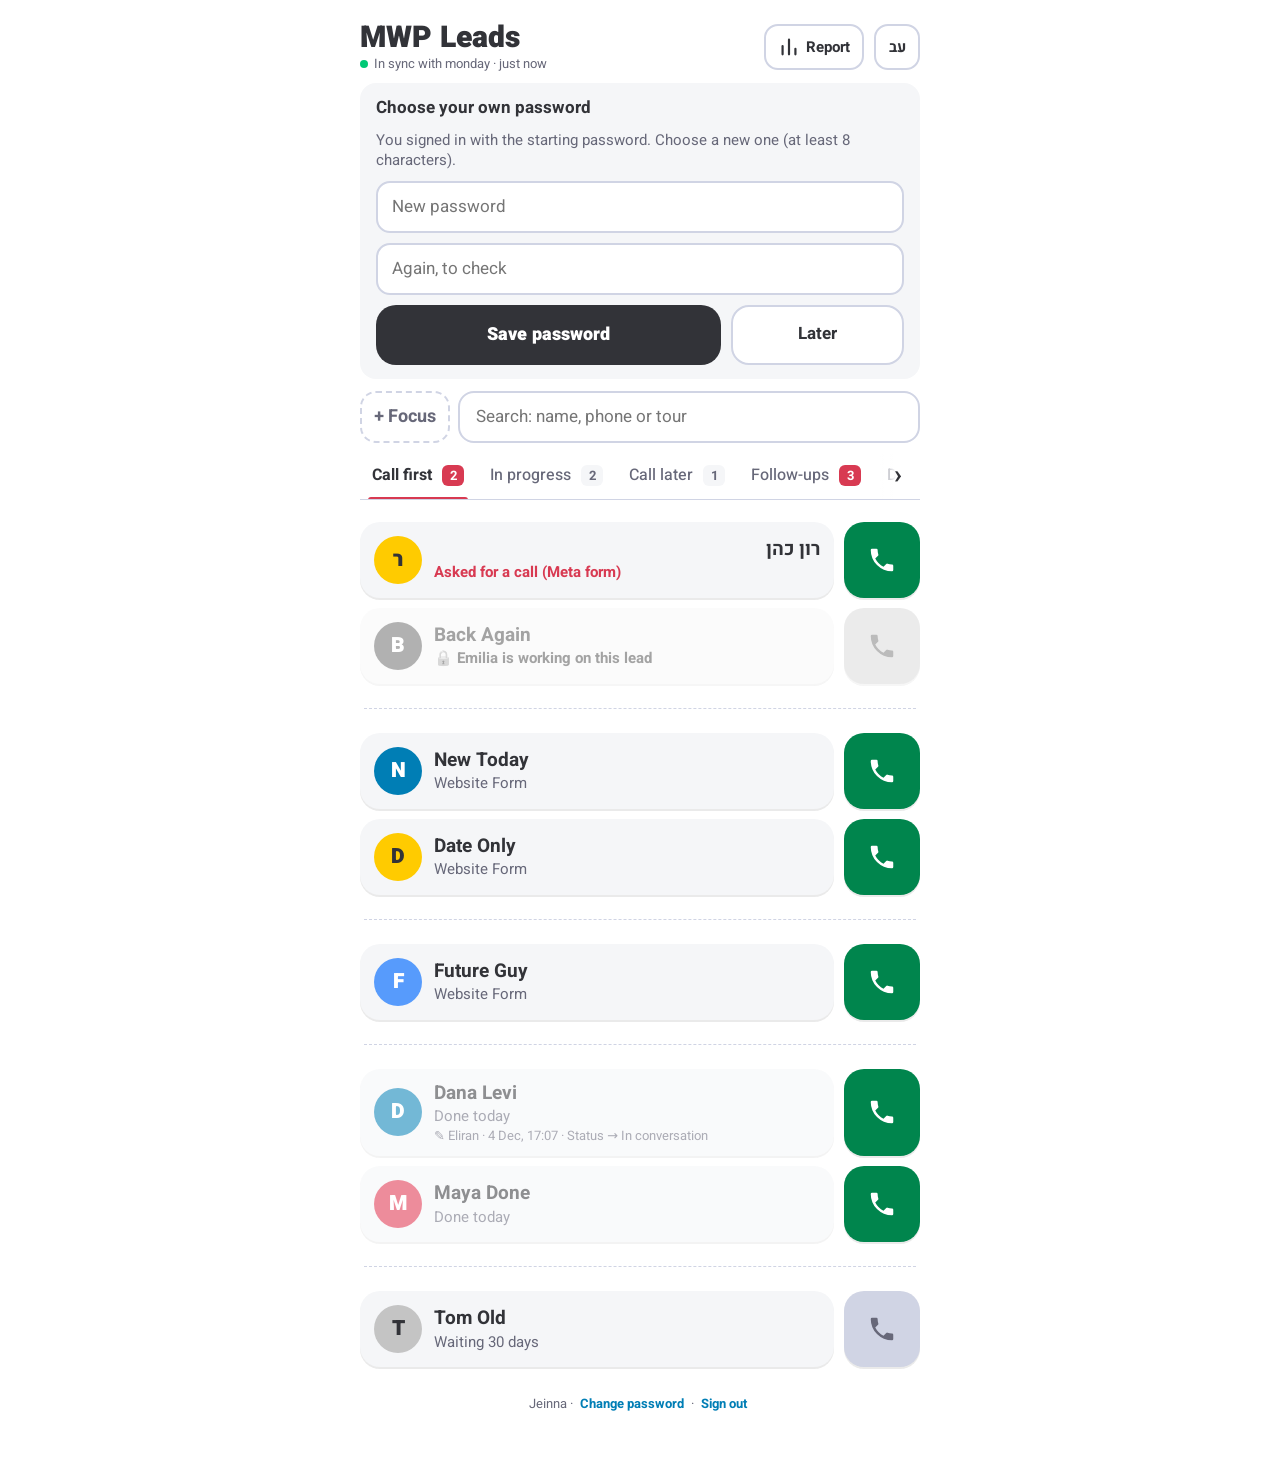
<file: tests/app.html>
<!doctype html>
<html lang="en">
<head>
<meta charset="utf-8">
<meta name="viewport" content="width=device-width,initial-scale=1,viewport-fit=cover">
<meta name="robots" content="noindex,nofollow">
<meta name="referrer" content="no-referrer">
<title>MWP Leads</title>
<link rel="preconnect" href="https://fonts.googleapis.com">
<link rel="stylesheet" href="https://fonts.googleapis.com/css2?family=Heebo:wght@400;500;700;900&display=swap">
<link rel="stylesheet" href="../web/style.css">
</head>
<body>
<div id="app" dir="ltr">
  <div id="signin" class="gut" hidden><div class="col">
    <h1 id="siTtl"></h1>
    <p id="siSub"></p>
    <form id="siForm">
      <input id="siEmail" type="email" autocomplete="username" required>
      <input id="siPass" type="password" autocomplete="current-password" required minlength="8">
      <button class="giant" id="siBtn" type="submit"></button>
    </form>
    <div id="siMsg" class="msg" hidden></div>
  </div></div>
  <div id="home" class="gut" hidden><div class="col">
    <div class="hd">
      <h1><span id="ttl"></span><small><i class="live" id="dot"></i><span id="sync"></span></small></h1>
      <button class="sm rep" id="repBtn" type="button"><svg viewBox="0 0 24 24" fill="none" stroke="currentColor" stroke-width="2.4" stroke-linecap="round" aria-hidden="true"><path d="M5 20V11M12 20V4M19 20v-6"/></svg><span id="repLbl"></span></button>
      <button class="sm" id="lang" type="button"></button>
    </div>
    <div id="banner" class="banner" hidden></div>
    <form id="pwBox" class="pwbox" hidden>
      <b id="pwTtl"></b>
      <span id="pwSub"></span>
      <input id="pw1" type="password" autocomplete="new-password" minlength="8" required>
      <input id="pw2" type="password" autocomplete="new-password" minlength="8" required>
      <div class="pwbtns"><button class="dark" id="pwSave" type="submit"></button><button class="soft" id="pwLater" type="button"></button></div>
      <div id="pwMsg" class="msg" hidden></div>
    </form>
    <div class="toprow">
      <div class="focusbar" id="focusBar" hidden></div>
      <input class="search" id="q" type="search" autocomplete="off">
    </div>
    <div class="tabwrap" id="tabwrap" hidden>
      <button type="button" class="tarr prev" id="tPrev" aria-label="More tabs" hidden></button>
      <div id="tabs" class="tabs" role="tablist"></div>
      <button type="button" class="tarr next" id="tNext" aria-label="More tabs" hidden></button>
      <div class="secpill" id="secPill" aria-hidden="true"></div>
    </div>
    <div class="focushead" id="focusHead" hidden></div>
    <div id="list"><div class="skel"></div><div class="skel"></div><div class="skel"></div><div class="skel"></div></div>
    <button class="later" id="later" type="button" hidden></button>
    <div class="who"><span id="whoName"></span> · <button type="button" id="chpw"></button> · <button type="button" id="signout"></button></div>
  </div></div>
  <div id="report" class="gut" hidden><div class="col" id="repBody"></div></div>
  <div id="lead" class="gut" hidden><div class="col" id="leadBody"></div></div>
  <div class="dlg" id="delDlg" role="dialog" aria-modal="true" aria-labelledby="delTtl" hidden>
    <div class="dlgbox">
      <b id="delTtl"></b>
      <p id="delSub"></p>
      <div class="dlgbtns"><button type="button" class="soft" id="delNo"></button><button type="button" class="danger" id="delYes"></button></div>
    </div>
  </div>
  <div class="dlg" id="focusDlg" role="dialog" aria-modal="true" aria-labelledby="fdTtl" hidden>
    <div class="dlgbox">
      <b id="fdTtl"></b>
      <p id="fdSub"></p>
      <input id="fdName" class="fdin" maxlength="60" autocomplete="off">
      <span class="fdl" id="fdStL"></span>
      <div class="fdst" id="fdSt"></div>
      <span class="fdl" id="fdKwL"></span>
      <textarea id="fdKw" class="fdin" rows="2"></textarea>
      <span class="fdcount" id="fdCount"></span>
      <div id="fdMsg" class="msg bad" hidden></div>
      <div class="dlgbtns"><button type="button" class="soft" id="fdNo"></button><button type="button" class="dark" id="fdSave"></button></div>
    </div>
  </div>
  <div class="dlg" id="callDlg" role="dialog" aria-modal="true" aria-labelledby="cdTtl" hidden>
    <div class="dlgbox">
      <b id="cdTtl"></b>
      <p id="cdSub"></p>
      <div class="cdrow"><input id="cdDate" type="date" class="fdin"><input id="cdTime" type="time" step="900" class="fdin"></div>
      <input id="cdNote" class="fdin" maxlength="500" autocomplete="off">
      <div id="cdMsg" class="msg bad" hidden></div>
      <div class="dlgbtns"><button type="button" class="soft" id="cdNo"></button><button type="button" class="dark" id="cdSave"></button></div>
    </div>
  </div>
  <div class="dlg" id="prevDlg" role="dialog" aria-modal="true" aria-labelledby="pvTtl" hidden>
    <div class="dlgbox pvbox">
      <div class="pv-top"><b id="pvTtl"></b><div class="seg" id="pvLang"></div></div>
      <span class="fdl" id="pvWaH"></span>
      <div class="pv-wa" id="pvWa"></div>
      <div class="pv-btns" id="pvWaBtns"></div>
      <span class="fdl" id="pvMailH"></span>
      <div class="pv-subj" id="pvSubj"></div>
      <div class="pv-mail" id="pvMail"></div>
      <div class="pv-btns" id="pvMailBtns"></div>
      <p class="pv-tip" id="pvTip"></p>
      <button type="button" class="dark" id="pvClose"></button>
    </div>
  </div>
  <div class="toast" id="toast" hidden><div></div></div>
</div>
<script src="mock.js"></script>
<script type="module" src="../web/app.js"></script>
</body>
</html>
</file>
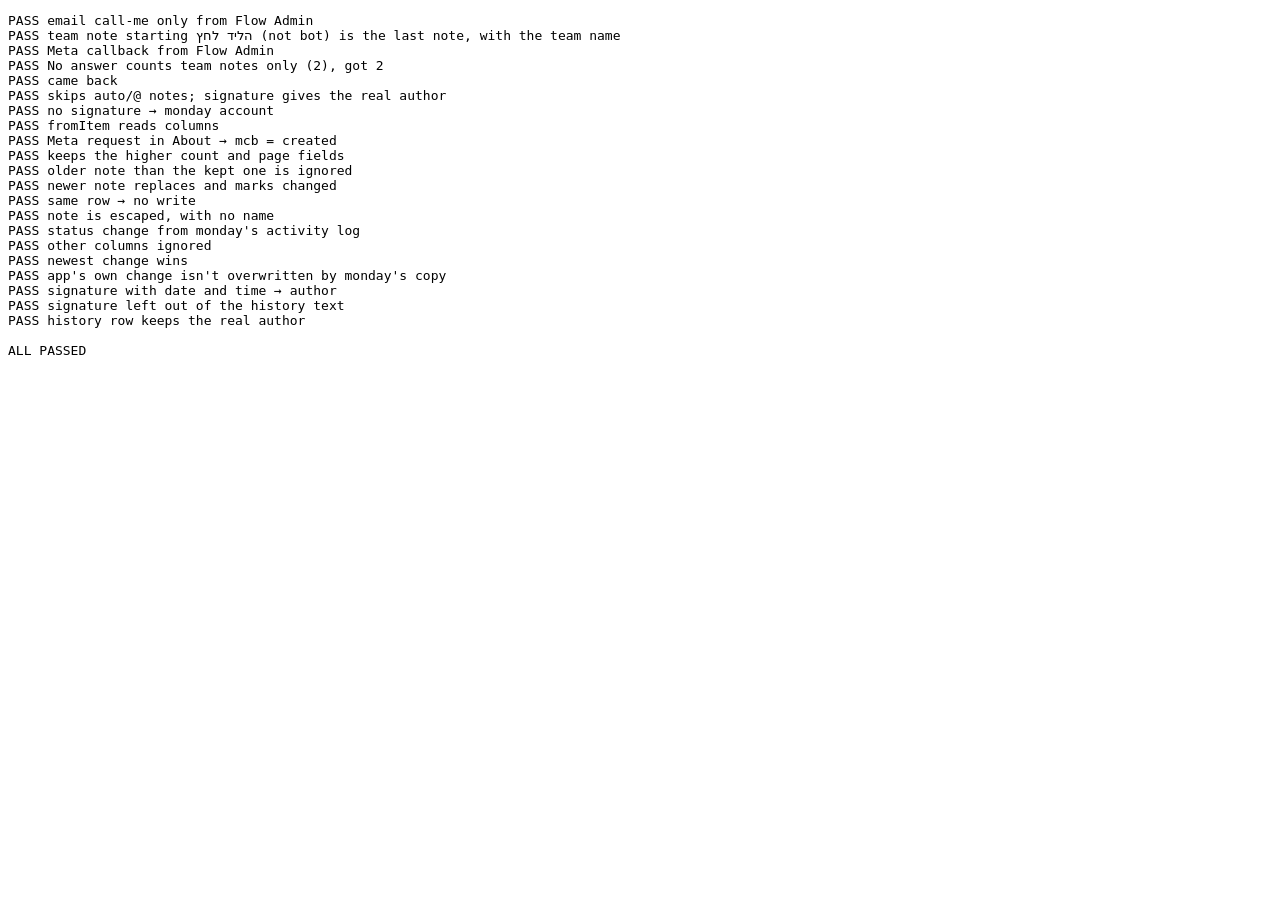
<file: tests/signals.html>
<!doctype html><meta charset="utf-8"><title>signals tests</title>
<pre id="out">running…</pre>
<script type="module">
import { signals, merge, fromItem, differs, noteHtml, noteBy, stamp, statusLog, historyRow, BOT, C } from "../supabase/functions/_shared/signals.js";
const out = [], ok = (c, m) => out.push((c ? "PASS " : "FAIL ") + m);
const T = (d) => new Date(d).toISOString();
const ups = [
  { item_id: 1, text_body: "הליד לחץ על הכפתור", created_at: T("2026-11-09T10:00:00Z"), creator: { id: BOT, name: "Flow Admin" } },
  { item_id: 1, text_body: "הליד לחץ שוב", created_at: T("2026-11-09T09:00:00Z"), creator: { id: "5", name: "Matan Wild" } },
  { item_id: 2, text_body: "ביקש שנחזור בטלפון", created_at: T("2026-11-08T10:00:00Z"), creator: { id: BOT } },
  { item_id: 2, text_body: "No answer", created_at: T("2026-11-08T11:00:00Z"), creator: { id: "7", name: "emilya" } },
  { item_id: 2, text_body: "לא ענה", created_at: T("2026-11-08T12:00:00Z"), creator: { id: "7", name: "emilya" } },
  { item_id: 2, text_body: "No answer", created_at: T("2026-11-08T13:00:00Z"), creator: { id: BOT } },
  { item_id: 3, text_body: "הליד חזר לטופס", created_at: T("2026-11-07T10:00:00Z"), creator: { id: BOT } },
  { item_id: 3, text_body: "נשלח אוטומטית מייל", created_at: T("2026-11-07T11:00:00Z"), creator: { id: "9" } },
  { item_id: 3, text_body: "@Matan look", created_at: T("2026-11-07T12:00:00Z"), creator: { id: "9" } },
  { item_id: 3, text_body: "Spoke with her\n— Eliran", created_at: T("2026-11-06T12:00:00Z"), creator: { id: "9", name: "Jeinna Louise Perez" } },
];
const s = signals(ups);
ok(s[1].cb === Date.parse("2026-11-09T10:00:00Z"), "email call-me only from Flow Admin");
ok(s[1].last && s[1].last.by === "Matan", "team note starting הליד לחץ (not bot) is the last note, with the team name");
ok(s[2].m === Date.parse("2026-11-08T10:00:00Z"), "Meta callback from Flow Admin");
ok(s[2].na === 2, "No answer counts team notes only (2), got " + s[2].na);
ok(s[3].ret === Date.parse("2026-11-07T10:00:00Z"), "came back");
ok(s[3].last.t.startsWith("Spoke") && s[3].last.by === "Eliran", "skips auto/@ notes; signature gives the real author");
ok(noteBy("hello", "X") === "X", "no signature → monday account");
const it = { id: 42, name: "Dana", created_at: "2026-11-01T08:00:00Z", column_values: [{ id: C.status, text: "New Lead" }, { id: C.phone, text: "0501234567" }, { id: C.about, text: "Can we call you?: Yes" }, { id: C.fuDate, text: "2026-11-12" }] };
const d = fromItem(it);
ok(d.id === "42" && d.status === "New Lead" && d.fu_date === "2026-11-12", "fromItem reads columns");
merge(d, null, undefined);
ok(d.mcb === d.created, "Meta request in About → mcb = created");
const prev = { ...d, na: 4, last_t: "old", last_at: 100000, last_by: "A", st_at: 77, touch: 88 };
const d2 = merge(fromItem(it), prev, { na: 1, last: { t: "new", at: 90000, by: "B" } });
ok(d2.na === 4 && d2.st_at === 77 && d2.touch === 88, "keeps the higher count and page fields");
ok(d2.last_t === "old", "older note than the kept one is ignored");
const d3 = merge(fromItem(it), prev, { last: { t: "newer", at: 200000, by: "B" } });
ok(d3.last_t === "newer" && differs(prev, d3), "newer note replaces and marks changed");
ok(!differs(d3, { ...d3 }), "same row → no write");
ok(noteHtml("a<b\nc") === "<p>a&lt;b<br>c</p>", "note is escaped, with no name");
const sl = statusLog({ data: JSON.stringify({ column_id: C.status, pulse_id: 99, value: { label: { text: "Won" } }, previous_value: { label: { text: "Offer sent" } } }), created_at: "17947000000000000", user_id: 5 });
ok(sl && sl.lead_id === "99" && sl.to === "Won" && sl.from === "Offer sent" && sl.at === 1794700000000, "status change from monday's activity log");
ok(statusLog({ data: JSON.stringify({ column_id: "other", pulse_id: 1 }), created_at: "1" }) === null, "other columns ignored");
const st1 = stamp({ changed_by: "Emilia", changed_at: 1000000 }, { last: { by: "Matan Wild", at: 2000000, t: "hi" } }, [{ by: "Eliran", at: 3000000, to: "Won" }]);
ok(st1.changed_by === "Eliran" && st1.changed_what === "Status → Won", "newest change wins");
const st2 = stamp({ changed_by: "Emilia", changed_at: 1000000 }, { last: { by: "Matan Wild", at: 1003000, t: "No answer" } }, []);
ok(st2.changed_by === "Emilia", "app's own change isn't overwritten by monday's copy");
ok(noteBy("Called\n— Eliran · 10.11.2026 14:32", "Jeinna Louise") === "Eliran", "signature with date and time → author");
ok(historyRow({ id: 8, item_id: 3, text_body: "Called\n— Eliran · 10.11.2026 14:32", created_at: "2026-11-10T12:32:00Z", creator: { id: "9", name: "X" } }).text === "Called", "signature left out of the history text");
const hr = historyRow({ id: 7, item_id: 3, text_body: "Spoke\n— Eliran", created_at: "2026-11-06T12:00:00Z", creator: { id: "9", name: "Matan Wild" } });
ok(hr.by === "Eliran" && hr.lead_id === "3" && hr.kind === "note", "history row keeps the real author");
document.getElementById("out").textContent = out.join("\n") + "\n\n" + (out.some((x) => x.startsWith("FAIL")) ? "SOME FAILED" : "ALL PASSED");
</script>
</file>
<file: web/style.css>
/* Copied from Matan's MWP Leads page, unchanged, then the sign-in screen at the end. */
/* Layout: two screens. Screen 1 is a plain list of names, each with one round Call button. Screen 2 is one lead: a giant Call button, a note box and a grid of big coloured answer buttons. */
:root{
  color-scheme:light;
  --bg:#FFFFFF; --card:#F5F6F8; --fg:#323338; --muted:#676879; --line:#D0D4E4;
  --call:#00854D; --call-fg:#FFFFFF; --hot:#D83A52; --ink:#323338; --ink-fg:#FFFFFF;
  /* status colours are the monday Leads board's own label colours */
  --c-new:#007EB5; --c-talk:#FFCB00; --c-qual:#DF2F4A; --c-offer:#BB3354; --c-commit:#FF007F; --c-won:#00C875; --c-future:#579BFC; --c-lost:#7F5347; --c-na:#C4C4C4;
  --on-dark:#323338;
  --shadow:0 2px 0 rgba(50,51,56,.10);
  --f:"Heebo",system-ui,-apple-system,"Segoe UI",Arial,sans-serif;
}

*{box-sizing:border-box}
html,body{height:100%}
body{background:var(--bg);color:var(--fg);font-family:var(--f);font-size:17px;line-height:1.35}
button,input,textarea{font:inherit;color:inherit}
button{cursor:pointer}
:focus-visible{outline:3px solid var(--c-new);outline-offset:2px}
.gut{padding-left:max(16px,env(safe-area-inset-left,0px));padding-right:max(16px,env(safe-area-inset-right,0px))}
.col{max-width:560px;margin:0 auto}
.st-new{--sx:var(--c-new)}.st-talk{--sx:var(--c-talk);--on:var(--on-dark)}.st-qual{--sx:var(--c-qual)}.st-offer{--sx:var(--c-offer)}.st-commit{--sx:var(--c-commit)}.st-won{--sx:var(--c-won);--on:var(--on-dark)}.st-future{--sx:var(--c-future)}.st-lost{--sx:var(--c-lost)}.st-na{--sx:var(--c-na);--on:var(--on-dark)}

/* list screen */
#home{padding-block:14px 60px}
.hd{display:flex;align-items:center;gap:10px;margin-bottom:12px}
.hd h1{margin:0;font-size:30px;font-weight:900;flex:1 1 auto;min-width:0;line-height:1.1}
.hd h1 small{display:block;font-size:13px;font-weight:400;color:var(--muted);margin-top:2px}
.live{display:inline-block;width:8px;height:8px;border-radius:50%;background:var(--c-na);margin-inline-end:6px}
.live.on{background:var(--c-won)}.live.busy{background:var(--c-talk)}.live.err{background:var(--c-lost)}
.sm{flex:none;min-width:46px;height:46px;border-radius:14px;border:2px solid var(--line);background:var(--bg);font-weight:700;font-size:15px;display:grid;place-items:center;padding:0 10px}
.sm svg{width:22px;height:22px}
.sm.spin svg{animation:rot .9s linear infinite}
@keyframes rot{to{transform:rotate(360deg)}}
.search{width:100%;height:52px;border-radius:16px;border:2px solid var(--line);background:var(--bg);padding:0 16px;font-size:17px}
.banner{border-radius:16px;padding:14px 16px;margin-bottom:12px;font-size:16px;font-weight:500;background:var(--card);border:2px solid var(--hot);color:var(--hot);display:flex;gap:10px;align-items:center;flex-wrap:wrap}
.banner.info{border-color:var(--c-new);color:var(--c-new)}
.banner button{margin-inline-start:auto;border:2px solid currentColor;background:transparent;color:inherit;border-radius:999px;min-height:40px;padding:0 16px;font-weight:700}
.sec{margin:20px 4px 8px;font-size:19px;font-weight:900}
.sec.hot{color:var(--hot)}
.sec span{font-weight:500;color:var(--muted);font-size:16px}
#list{display:flex;flex-direction:column;gap:10px}
.row{display:flex;align-items:stretch;gap:10px}
.row .open{flex:1 1 auto;min-width:0;display:flex;align-items:center;gap:12px;text-align:start;border:none;background:var(--card);border-radius:20px;padding:12px 14px;min-height:76px;box-shadow:var(--shadow)}
.row .open:active,.row .ring:active,.big:active,.giant:active{transform:translateY(2px);box-shadow:none}
.av{flex:none;width:48px;height:48px;border-radius:50%;background:var(--sx);color:var(--on,#fff);display:grid;place-items:center;font-weight:900;font-size:21px}
.txt{min-width:0;flex:1 1 auto;display:flex;flex-direction:column}
.txt b{font-size:19px;font-weight:700;white-space:nowrap;overflow:hidden;text-overflow:ellipsis;unicode-bidi:plaintext;text-align:start}
.txt small{font-size:15px;color:var(--muted);white-space:nowrap;overflow:hidden;text-overflow:ellipsis;unicode-bidi:plaintext;text-align:start}
.row.hot .txt small{color:var(--hot);font-weight:700}
.row.done .open{opacity:.55}
.row .ring{flex:none;width:76px;border-radius:20px;background:var(--call);color:var(--call-fg);display:grid;place-items:center;text-decoration:none;box-shadow:var(--shadow)}
.row .ring svg{width:30px;height:30px}
.row .ring.off{background:var(--line);color:var(--muted)}
.later{width:100%;min-height:56px;border-radius:18px;border:2px dashed var(--line);background:transparent;font-weight:700;color:var(--muted);margin-top:18px}
.empty{background:var(--card);border-radius:20px;padding:30px 20px;text-align:center;color:var(--muted);font-size:18px}
.skel{height:76px;border-radius:20px;background:var(--card);opacity:.6}

/* lead screen */
#lead{position:fixed;inset:0;z-index:5;background:var(--bg);overflow-y:auto;padding-top:calc(10px + env(safe-area-inset-top,0px));padding-bottom:calc(30px + env(safe-area-inset-bottom,0px))}
#lead .col{display:flex;flex-direction:column;gap:12px}
.back{align-self:flex-start;min-height:48px;border-radius:14px;border:2px solid var(--line);background:var(--bg);font-weight:700;padding:0 18px}
.name{margin:6px 0 0;font-size:32px;font-weight:900;line-height:1.12;overflow-wrap:anywhere;unicode-bidi:plaintext;text-align:start}
.about{font-size:18px;color:var(--muted);overflow-wrap:anywhere;unicode-bidi:plaintext;text-align:start}
.flag{font-size:18px;font-weight:700;color:var(--hot)}
.giant{min-height:84px;border-radius:24px;background:var(--call);color:var(--call-fg);font-size:26px;font-weight:900;display:flex;align-items:center;justify-content:center;gap:12px;text-decoration:none;box-shadow:var(--shadow);text-align:center;padding:8px 12px;border:none}
.giant svg{width:30px;height:30px;flex:none}
.giant small{display:block;font-size:16px;font-weight:500;direction:ltr;unicode-bidi:isolate}
.giant.off{background:var(--line);color:var(--muted)}
.two{display:grid;grid-template-columns:repeat(2,minmax(0,1fr));gap:10px}
.soft{min-height:56px;border-radius:18px;border:2px solid var(--line);background:var(--bg);font-weight:700;font-size:17px;display:flex;align-items:center;justify-content:center;text-decoration:none;color:var(--fg);padding:0 8px;text-align:center}
.lastn{background:var(--card);border-radius:16px;padding:12px 14px;font-size:16px;white-space:pre-wrap;overflow-wrap:anywhere;unicode-bidi:plaintext;text-align:start}
.lastn small{display:block;color:var(--muted);font-size:13.5px}
#lead textarea{width:100%;min-height:92px;border-radius:18px;border:2px solid var(--line);background:var(--bg);padding:14px 16px;font-size:18px;resize:vertical}
.q{margin:8px 0 0;font-size:22px;font-weight:900}
.big{min-height:68px;border-radius:20px;border:4px solid transparent;background:var(--sx);color:var(--on,#fff);font-weight:900;font-size:19px;padding:4px 8px;box-shadow:var(--shadow)}
.big.wide{grid-column:1/-1}
.big.cur{border-color:var(--fg)}
.big:disabled,.dark:disabled{opacity:.5}
.dark{min-height:60px;border-radius:20px;border:none;background:var(--ink);color:var(--ink-fg);font-weight:900;font-size:18px}
.mon{align-self:center;color:var(--muted);font-size:15px;padding:10px}
.toast{position:fixed;left:0;right:0;bottom:calc(18px + env(safe-area-inset-bottom,0px));display:flex;justify-content:center;pointer-events:none;z-index:20;padding-left:max(16px,env(safe-area-inset-left,0px));padding-right:max(16px,env(safe-area-inset-right,0px))}
.toast div{background:var(--ink);color:var(--ink-fg);border-radius:999px;padding:14px 22px;font-weight:700;font-size:17px;max-width:100%}
.toast div.bad{background:var(--c-lost);color:#fff}
@media (prefers-reduced-motion:reduce){*{animation:none!important;transition:none!important}}

/* sign-in screen (new: the page now lives outside Claude) */
#signin{padding-block:40px 60px}
#signin h1{margin:0 0 6px;font-size:30px;font-weight:900}
#signin p{color:var(--muted);margin:0 0 18px}
#signin form{display:flex;flex-direction:column;gap:12px}
#signin input{height:56px;border-radius:16px;border:2px solid var(--line);padding:0 16px;font-size:18px;background:var(--bg)}
#signin .msg{background:var(--card);border-radius:16px;padding:14px 16px;font-size:16px}
#signin .msg.bad{color:var(--hot)}
.who{font-size:13px;color:var(--muted);text-align:center;margin-top:24px}
.who button{border:none;background:none;color:var(--c-new);font-weight:700;padding:4px}

/* who changed it and when; leads someone else has open (new) */
.txt small.stamp{font-size:13px;color:var(--muted);font-weight:400}
.row.locked .open,.row.locked .ring{opacity:.45;filter:grayscale(1)}
.row.locked .txt small{color:var(--fg);font-weight:700}
.stampbig{font-size:15px;color:var(--muted)}
.hist{display:flex;flex-direction:column;gap:8px}
.hi{background:var(--card);border-radius:14px;padding:10px 12px;font-size:15px;overflow-wrap:anywhere}
.hi .ht{white-space:pre-wrap;unicode-bidi:plaintext;text-align:start}
.hi small{display:block;color:var(--muted);font-size:13px;margin-top:4px}
.hi.bot{opacity:.7}
.hi.muted{color:var(--muted)}

/* hidden things stay hidden (Matan's page got this from Claude's frame; without it the empty warning bar and toast showed) */
[hidden]{display:none!important}

/* Back stays at the top while the lead screen scrolls */
/* Close floats at the top while the lead scrolls: small, solid, so it covers as little as possible */
#lead .back{position:sticky;top:8px;z-index:3;min-height:38px;padding:0 14px;font-size:15px;border-radius:999px;border:1.5px solid var(--line);background:var(--bg);box-shadow:0 2px 10px rgba(50,51,56,.18);margin-bottom:-4px}

/* Sign in with Google */
#signin .giant.google{background:#fff;color:var(--fg);border:2px solid var(--line);font-size:21px;width:100%}
#signin .giant.google svg{width:26px;height:26px}
#signin .or{text-align:center;color:var(--muted);font-size:15px;margin:2px 0 -2px}

/* choose your own password */
.pwbox{background:var(--card);border-radius:16px;padding:14px 16px;margin-bottom:12px;display:flex;flex-direction:column;gap:10px}
.pwbox span{color:var(--muted);font-size:15px}
.pwbox input{height:52px;border-radius:14px;border:2px solid var(--line);padding:0 14px;font-size:17px;background:var(--bg)}
.pwbtns{display:grid;grid-template-columns:2fr 1fr;gap:10px}
.pwbox .msg{border-radius:12px;padding:10px 12px;font-size:15px;background:var(--bg)}
.pwbox .msg.bad{color:var(--hot)}
#signin input + input{margin-top:0}
.row.flash .open{outline:3px solid var(--c-new);outline-offset:2px}

/* sections as tabs: plain text, the chosen one underlined (tap to switch instead of scrolling) */
.tabwrap{position:sticky;top:0;z-index:2;margin:10px 0 12px;background:var(--bg)}
.tabs{display:flex;gap:2px;overflow-x:auto;background:var(--bg);border-bottom:1px solid var(--line);scrollbar-width:none;-webkit-overflow-scrolling:touch;scroll-snap-type:x proximity}
.tab{scroll-snap-align:start}
.tarr{position:absolute;top:0;bottom:1px;width:44px;border:none;font-size:26px;font-weight:700;color:var(--fg);z-index:1;padding:0}
.tarr.next{inset-inline-end:0;background:linear-gradient(to left,var(--bg) 55%,transparent)}
.tarr.prev{inset-inline-start:0;background:linear-gradient(to right,var(--bg) 55%,transparent)}
[dir="rtl"] .tarr.next{background:linear-gradient(to right,var(--bg) 55%,transparent)}
[dir="rtl"] .tarr.prev{background:linear-gradient(to left,var(--bg) 55%,transparent)}
#list .sec{scroll-margin-top:70px}
.tabs::-webkit-scrollbar{display:none}
.tab{flex:none;position:relative;min-height:46px;border:none;background:none;padding:0 12px;font-weight:500;font-size:16px;white-space:nowrap;color:var(--muted)}
.tab span{display:inline-block;min-width:22px;margin-inline-start:6px;padding:1px 7px;border-radius:6px;background:var(--card);color:var(--muted);font-size:13px;font-weight:700;line-height:1.5}
.tab:hover{color:var(--fg)}
.tab.on{color:var(--fg);font-weight:700}
.tab.on::after{content:"";position:absolute;left:8px;right:8px;bottom:-1px;height:3px;border-radius:3px 3px 0 0;background:var(--ink)}
.tab.on span{background:var(--ink);color:var(--ink-fg)}
.tab.hot span{background:#FBE3E7;color:var(--hot)}
.tab.hot.on span{background:var(--hot);color:#fff}
.tab.hot.on::after{background:var(--hot)}
/* section starts under the tabs: a thin line instead of a second heading */
#list .sec.divider{margin:14px 4px;height:0;border-top:1px dashed var(--line);font-size:0}
#list .sec.divider.first{margin:0;border:none}
.sr{position:absolute;width:1px;height:1px;overflow:hidden;clip:rect(0 0 0 0);white-space:nowrap}
/* the floating section label while scrolling */
.secpill{position:absolute;top:calc(100% + 8px);left:50%;transform:translateX(-50%) translateY(-4px);background:var(--ink);color:var(--ink-fg);border-radius:999px;padding:6px 14px;font-size:14px;font-weight:700;white-space:nowrap;pointer-events:none;opacity:0;transition:opacity .2s,transform .2s;box-shadow:0 4px 14px rgba(50,51,56,.25)}
.secpill.on{opacity:1;transform:translateX(-50%) translateY(0)}

/* delete: a small trash button in the bottom corner of an open lead, then "Are you sure?" */
.leadfoot{display:flex;align-items:center;justify-content:space-between;gap:10px}
.leadfoot .mon{align-self:center}
.trash{flex:none;width:40px;height:40px;border:none;background:none;color:var(--hot);display:grid;place-items:center;padding:0;border-radius:8px}
.trash svg{width:18px;height:18px}
.trash:hover{opacity:.75}
.dlg{position:fixed;inset:0;z-index:30;background:rgba(50,51,56,.45);display:grid;place-items:center;padding:16px}
.dlgbox{background:var(--bg);border-radius:20px;padding:20px;max-width:380px;width:100%;display:flex;flex-direction:column;gap:10px;box-shadow:0 10px 30px rgba(0,0,0,.25)}
.dlgbox b{font-size:20px;font-weight:900;overflow-wrap:anywhere;unicode-bidi:plaintext}
.dlgbox p{margin:0;color:var(--muted);font-size:15px}
.dlgbtns{display:grid;grid-template-columns:1fr 1fr;gap:10px;margin-top:6px}
.danger{min-height:52px;border-radius:16px;border:none;background:var(--hot);color:#fff;font-weight:900;font-size:16px}
.danger:disabled{opacity:.6}

/* Focus: a private, temporary view of chosen leads */
.toprow{display:flex;gap:8px;align-items:center}
.toprow .search{flex:1 1 auto;min-width:130px}
.focusbar{display:flex;gap:6px;overflow-x:auto;flex:0 0 auto;max-width:58%;scrollbar-width:none}
.focusbar::-webkit-scrollbar{display:none}
.fchip{flex:none;height:52px;border-radius:16px;border:2px solid var(--line);background:var(--bg);padding:0 12px;font-weight:700;font-size:14px;color:var(--fg);white-space:nowrap}
.fchip{display:flex;align-items:center;gap:6px;max-width:150px}
.fchip i{font-style:normal;overflow:hidden;text-overflow:ellipsis;white-space:nowrap;min-width:0}
.fchip span{flex:none;font-weight:500;color:var(--muted)}
.fchip.add{min-width:52px;justify-content:center;font-size:18px}
.fchip.add{border-style:dashed;color:var(--muted)}
.focushead{position:sticky;top:0;z-index:2;background:var(--bg);padding:10px 0 12px;border-bottom:1px solid var(--line);margin:10px 0 12px;display:flex;flex-direction:column;gap:10px}
.fh-t{font-size:20px;font-weight:900}
.fh-t span{font-weight:500;color:var(--muted);font-size:16px}
.fh-b{display:grid;grid-template-columns:repeat(3,minmax(0,1fr));gap:8px}
.fh-b .soft{min-height:44px;font-size:15px}
.danger-t{color:var(--hot)}
.fdin{width:100%;border-radius:12px;border:2px solid var(--line);padding:10px 12px;font-size:16px;background:var(--bg)}
.fdl{font-size:14px;font-weight:700;margin-top:4px}
.fdst{display:grid;grid-template-columns:1fr 1fr;gap:6px}
.fdc{font-size:15px;display:flex;align-items:center;gap:6px}
.fdcount{font-size:14px;color:var(--muted)}
.dlgbox .msg{border-radius:12px;padding:8px 10px;font-size:14px;background:var(--card);color:var(--hot)}
.dlgbox .dark{min-height:52px;border-radius:16px}
.ffoc{display:flex;flex-direction:column;gap:8px}
.fbtn{min-height:46px;font-size:15px;justify-content:flex-start;padding:0 14px}
.fbtn.in{border-color:var(--c-new);color:var(--c-new)}
/* Focus tabs: before Call first, in their own colour */
.tab.focus{color:var(--c-new);display:flex;align-items:center}
.tab.focus i{font-style:normal;max-width:150px;overflow:hidden;text-overflow:ellipsis;white-space:nowrap}
.tab.focus span{background:#DCEEF7;color:var(--c-new)}
.tab.focus.on{color:var(--c-new)}
.tab.focus.on::after{background:var(--c-new)}
.tab.focus.on span{background:var(--c-new);color:#fff}
.focushead{position:static;border-bottom:none;padding:0;margin:0 0 8px}

/* follow-up calls */
.soft.schedule{min-height:48px;font-size:16px}
.callcard{border:1.5px solid var(--line);border-radius:18px;padding:14px;display:flex;flex-direction:column;gap:12px;background:var(--card)}
.callcard.today{border-color:var(--c-talk)}
.callcard.late{border-color:var(--hot)}
.cc-top{display:flex;justify-content:space-between;align-items:flex-start;gap:10px}
.cc-when{font-size:22px;font-weight:900;line-height:1.15}
.cc-sub{font-size:13px;color:var(--muted);margin-top:2px}
.callcard.late .cc-sub{color:var(--hot);font-weight:700}
.seg{display:flex;border:1.5px solid var(--line);border-radius:10px;overflow:hidden;flex:none}
.seg button{border:none;background:var(--bg);padding:6px 11px;font-weight:700;font-size:13px;color:var(--muted)}
.seg button.on{background:var(--ink);color:var(--ink-fg)}
.cc-h{font-size:13px;font-weight:700;color:var(--muted);margin-bottom:-4px}
.cc-main{display:grid;grid-template-columns:repeat(auto-fit,minmax(0,1fr));gap:8px}
.cc-btn{display:flex;align-items:center;justify-content:center;gap:8px;min-height:50px;border-radius:14px;background:var(--bg);border:1.5px solid var(--line);font-weight:700;font-size:15px;color:var(--fg);text-decoration:none}
.cc-btn svg{width:20px;height:20px;flex:none}
.cc-note{font-size:13px;color:var(--muted);margin-top:-4px}
.cc-copy{display:flex;align-items:center;gap:2px;flex-wrap:wrap;font-size:13px;color:var(--muted)}
.cc-copy button{display:inline-flex;align-items:center;gap:4px;border:none;background:none;color:var(--c-new);font-weight:700;font-size:14px;padding:6px 6px}
.cc-copy svg{width:15px;height:15px}
.cc-foot{display:flex;justify-content:space-between;align-items:center;border-top:1px solid var(--line);padding-top:10px}
.cc-link{border:none;background:none;color:var(--muted);font-weight:700;font-size:14px;text-decoration:underline;padding:6px 2px}
.cc-done{border:none;border-radius:12px;background:var(--call);color:var(--call-fg);font-weight:900;font-size:15px;padding:10px 16px;min-height:44px}
.cdrow{display:grid;grid-template-columns:1.3fr 1fr;gap:8px}
.tab.calls.late span{background:var(--hot);color:#fff}
.row.callrow.today .open{box-shadow:inset 4px 0 0 var(--c-talk)}
.row.callrow.late .open{box-shadow:inset 4px 0 0 var(--hot)}
.row.callrow.late .txt small{color:var(--hot);font-weight:700}

.cc-prev{display:flex;align-items:center;justify-content:center;gap:8px;border:none;background:none;color:var(--c-new);font-weight:700;font-size:15px;padding:4px}
.cc-prev svg{width:17px;height:17px}
.pvbox{max-height:calc(100vh - 32px);overflow-y:auto;max-width:520px}
.pvbox>*{flex-shrink:0}
.pv-top{display:flex;justify-content:space-between;align-items:center;gap:10px}
.pv-top .seg button{padding:6px 12px}
.pv-wa{white-space:pre-wrap;background:#E7FBE6;color:#1f2d1f;border-radius:14px 14px 14px 4px;padding:12px 14px;font-size:15px;line-height:1.45;unicode-bidi:plaintext}
.pv-btns{display:grid;grid-template-columns:1fr 1fr;gap:8px}
.pv-btns .soft{min-height:44px;font-size:14px}
.pv-subj{font-size:14px;font-weight:700;unicode-bidi:plaintext}
.pv-mail{border:1px solid var(--line);border-radius:12px;overflow:hidden}
.pv-tip{margin:0;color:var(--muted);font-size:13px}

/* report */
.sm.rep{gap:6px;grid-auto-flow:column;padding:0 12px}
.sm.rep span{font-size:15px}
#report{position:fixed;inset:0;z-index:4;background:var(--bg);overflow-y:auto;padding-top:calc(10px + env(safe-area-inset-top,0px));padding-bottom:calc(30px + env(safe-area-inset-bottom,0px))}
#report .col{display:flex;flex-direction:column;gap:12px}
#report .back{position:sticky;top:8px;z-index:3;min-height:38px;padding:0 14px;font-size:15px;border-radius:999px;border:1.5px solid var(--line);background:var(--bg);box-shadow:0 2px 10px rgba(50,51,56,.18);margin-bottom:-4px}
.rseg{display:grid;grid-template-columns:repeat(5,minmax(0,1fr));gap:4px;background:var(--card);border-radius:14px;padding:4px}
.rseg button{min-height:42px;border:none;border-radius:10px;background:none;font-weight:500;font-size:15px;color:var(--muted);padding:0 4px}
.rseg button.on{background:var(--bg);color:var(--fg);font-weight:700;box-shadow:var(--shadow)}
.rcustom{display:grid;grid-template-columns:repeat(2,minmax(0,1fr));gap:10px}
.rcustom label{display:flex;flex-direction:column;gap:4px;font-size:14px;color:var(--muted);font-weight:700}
.rcustom input{min-height:46px;border-radius:12px;border:2px solid var(--line);background:var(--bg);padding:0 10px;font-size:16px;color:var(--fg);width:100%}
.rper{display:flex;align-items:center;justify-content:center;gap:10px;min-height:46px}
.rper b{font-size:19px;text-align:center;flex:1 1 auto}
.rarr{flex:none;width:46px;height:46px;border-radius:14px;border:2px solid var(--line);background:var(--bg);font-size:24px;font-weight:700;color:var(--fg)}
.rarr:disabled{opacity:.3}
.rtotal{font-size:16px;color:var(--muted)}
.rtotal b{color:var(--fg);font-size:18px}
.rcard{background:var(--card);border-radius:20px;padding:14px 16px;display:flex;flex-direction:column;gap:6px;box-shadow:var(--shadow)}
.rcard.zero{opacity:.6}
.rtop{display:flex;align-items:baseline;justify-content:space-between;gap:10px}
.rname{font-size:21px;font-weight:900}
.rnum{font-size:32px;font-weight:900;line-height:1}
.rnum small{font-size:14px;font-weight:500;color:var(--muted);margin-inline-start:6px}
.rbits{font-size:15px;color:var(--muted)}
.rmore{align-self:flex-start;border:none;background:none;padding:6px 0;font-weight:700;font-size:15px;color:var(--c-new);text-decoration:underline}
.rlist{display:flex;flex-direction:column;border-top:1px solid var(--line);margin-top:2px}
.ritem{display:flex;flex-direction:column;gap:2px;padding:10px 0;border-bottom:1px solid var(--line)}
.ritem:last-child{border-bottom:none}
.rlead{align-self:flex-start;border:none;background:none;padding:0;font-weight:700;font-size:16px;color:var(--fg);text-align:start;unicode-bidi:plaintext;text-decoration:underline;text-decoration-color:var(--line)}
.rlead.closed{color:var(--muted);font-weight:500}
.ritem small{font-size:13.5px;color:var(--muted);overflow-wrap:anywhere;unicode-bidi:plaintext;text-align:start}
.rnote{font-size:13.5px;color:var(--muted);margin:4px 0 0;line-height:1.5}
.rst{display:grid;grid-template-columns:repeat(auto-fill,minmax(96px,1fr));gap:6px;margin-top:2px}
.rs{background:var(--sx);color:var(--on,#fff);border-radius:12px;padding:8px 10px;display:flex;flex-direction:column;line-height:1.15}
.rs b{font-size:22px;font-weight:900}
.rs span{font-size:13px;font-weight:700}
.rteam{background:var(--bg);border:2px solid var(--line)}
.st-ink{--sx:var(--ink)}
.rmet{display:flex;gap:6px;overflow-x:auto;scrollbar-width:none;padding-bottom:2px}
.rmet::-webkit-scrollbar{display:none}
.rmet button{flex:none;min-height:38px;border-radius:999px;border:1.5px solid var(--line);background:var(--bg);padding:0 14px;font-weight:700;font-size:14px;color:var(--muted)}
.rmet button.on{background:var(--ink);border-color:var(--ink);color:var(--ink-fg)}
.rrow{padding:0;gap:0}
.rhead{display:flex;align-items:center;gap:12px;width:100%;border:none;background:none;padding:14px 16px;text-align:start;color:var(--fg)}
.rmed{flex:none;width:34px;font-size:24px;font-weight:900;text-align:center}
.rmid{flex:1 1 auto;min-width:0;display:flex;flex-direction:column;gap:6px}
.rbar{display:block;height:10px;border-radius:6px;background:var(--line);overflow:hidden}
.rbar i{display:block;height:100%;border-radius:6px;background:var(--sx);min-width:0}
.rrow .rnum{flex:none;min-width:44px;text-align:end}
.rchev{flex:none;width:14px;color:var(--muted);font-size:14px}
.rrow > .rwarn,.rrow > .rst,.rrow > .rbits,.rrow > .rlost,.rrow > .rsub,.rrow > .rlist{margin:0 16px 10px}
.rrow.open{padding-bottom:6px}
.rwarn{color:var(--hot);font-weight:700;font-size:14.5px}
.rlost{background:var(--bg);border:1.5px solid var(--line);border-radius:14px;padding:10px 12px;display:flex;flex-direction:column;gap:3px;font-size:14.5px;color:var(--muted)}
.rlost b{color:var(--fg);font-size:16px}
.rsub{font-size:17px;margin-top:4px}
.rlegend{display:none}
.r3{display:grid;grid-template-columns:repeat(3,minmax(0,1fr));gap:6px;margin:0 16px 12px}
.r3 span{background:var(--bg);border-radius:12px;padding:8px 10px;display:flex;flex-direction:column;font-size:12.5px;font-weight:700;color:var(--muted);line-height:1.2}
.r3 b{font-size:24px;font-weight:900;color:var(--fg)}
.r3 .good b{color:var(--call)}
.r3 .bad{background:#FBE3E7;color:var(--hot)}
.r3 .bad b{color:var(--hot)}
.rclean{margin:-4px 16px 12px;font-size:13.5px;color:var(--muted)}
.rrow .rhead .rname{flex:1 1 auto}
.rlost.bad{border-color:#F3B6C0}
.rlost.bad b{color:var(--hot)}
.rlost .rlist{margin-top:6px}
.rrow > .rsub{font-weight:900;color:var(--fg);font-size:16px;margin-top:6px}
.pend{background:#FFF6D6;border:2px solid var(--c-talk);border-radius:20px;padding:14px;display:flex;flex-direction:column;gap:8px}
.pend b{font-size:22px;font-weight:900}
.pend span{color:var(--muted);font-size:15px}
.pend .two .big{min-height:56px}
.rtab{overflow-x:auto;border-radius:16px;background:var(--card)}
.rtab table{width:100%;border-collapse:collapse;font-size:15px}
.rtab th,.rtab td{padding:12px 8px;text-align:center;border-bottom:1px solid var(--line)}
.rtab tr:last-child th,.rtab tr:last-child td{border-bottom:none}
.rtab thead th{font-size:12.5px;color:var(--muted);font-weight:700;line-height:1.2;vertical-align:bottom}
.rtab tbody th{text-align:start;font-weight:900;font-size:16px;white-space:nowrap;padding-inline-start:14px}
.rtab td{font-size:20px;font-weight:900}
.rtab td.zero{color:var(--line)}
.rtab td.good{color:var(--call)}
.rtab td.bad{color:var(--hot);background:#FBE3E7}
.rflag{border:none;background:none;padding:2px 10px;min-width:44px;min-height:40px;border-radius:12px;font:inherit;color:inherit;text-decoration:underline;text-underline-offset:4px;cursor:pointer}
.rflag.on{background:var(--hot);color:#fff;text-decoration:none}
.rflags{border-radius:16px;background:var(--card);border:2px solid #FBE3E7}
.rfh{display:flex;align-items:center;justify-content:space-between;gap:8px;padding:10px 8px 6px;padding-inline-start:14px;color:var(--hot)}
.rfx{border:none;background:none;font-size:18px;min-width:40px;min-height:40px;color:var(--muted);cursor:pointer}
.rflags ol{margin:0;padding:0;list-style:none}
.rflags li{display:flex;flex-direction:column;gap:3px;padding:11px 14px;border-top:1px solid var(--line)}
.rft{font-size:13px;color:var(--muted)}
.rfw{font-size:14.5px;line-height:1.4;color:var(--fg)}
.rflags p{margin:0;padding:8px 14px 12px;border-top:1px solid var(--line);font-size:13px;color:var(--muted)}
.rleg{border-radius:16px;background:var(--card);font-size:14px;color:var(--muted)}
.rleg summary{cursor:pointer;padding:12px 14px;font-weight:700;color:var(--fg);list-style:none}
.rleg summary::-webkit-details-marker{display:none}
.rleg summary::before{content:"ⓘ ";color:var(--muted)}
.rleg table{width:100%;border-collapse:collapse}
.rleg th,.rleg td{padding:9px 14px;border-top:1px solid var(--line);text-align:start;vertical-align:top;line-height:1.35}
.rleg th{white-space:nowrap;color:var(--fg);font-weight:900;width:1%}
.rleg th.good{color:var(--call)}
.rleg th.bad{color:var(--hot)}
.rleg p{margin:0;padding:8px 14px 12px;border-top:1px solid var(--line);font-size:13px}
.rleg td b{color:var(--fg);font-weight:700}
</file>
